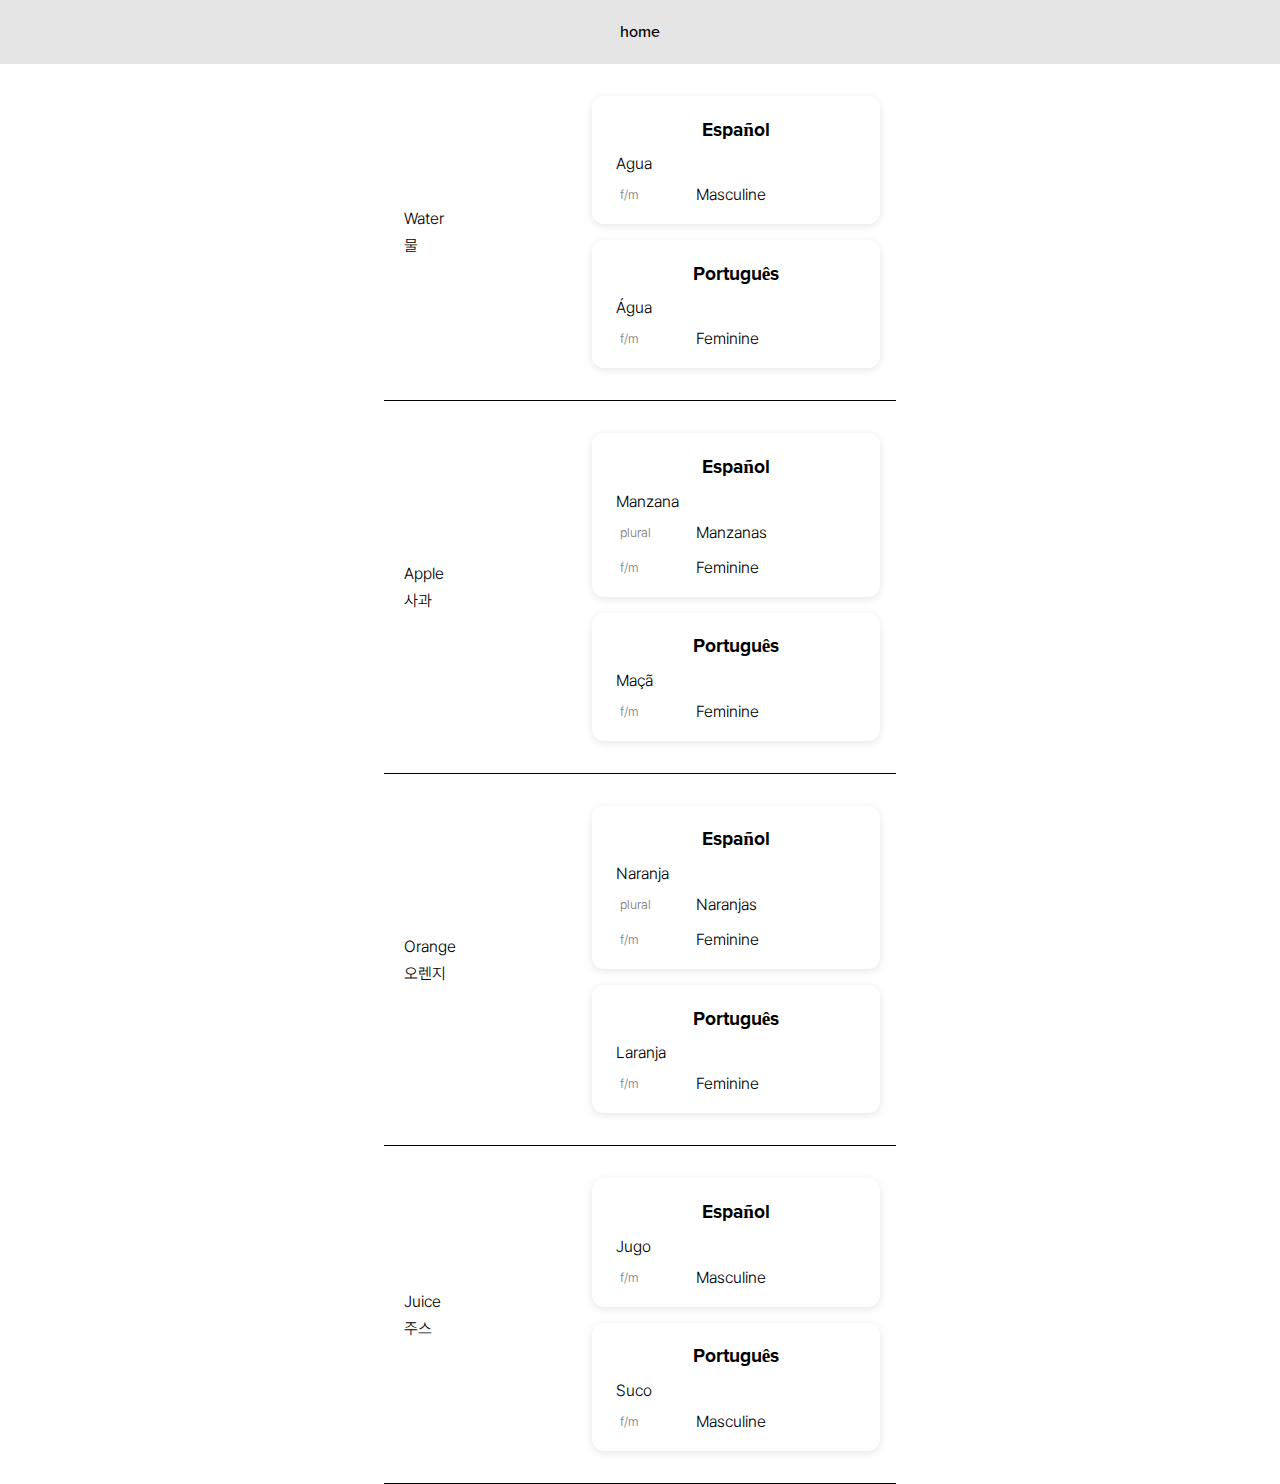
<file: noun.html>
<html>
    <head>
        <link href="common.css" rel="stylesheet">
        <link href="mobile.css" rel="stylesheet" media="(orientation: portrait)">
    </head>

    <body>
        <nav>
            <ul>
                <a href="index.html"><li>home</li></a>
            </ul>
        </nav>

        <main>
            <div class="wordcontainer" id="Water">
                <div class="word-head">
                    <p>Water</p>
                    <p>물</p>
                </div>
                <div class="variantbox">
                    <div>
                        <h3>Español</h3>
                        <p>Agua</p>
                        <div class="row">
                            <h5>f/m</h5>
                            <p>Masculine</p>
                        </div>
                    </div>
                    <div>
                        <h3>Português</h3>
                        <p>Água</p>
                        <div class="row">
                            <h5>f/m</h5>
                            <p>Feminine</p>
                        </div>
                    </div>
                </div>
            </div>
            <div class="wordcontainer" id="Apple">
                <div class="word-head">
                    <p>Apple</p>
                    <p>사과</p>
                </div>
                <div class="variantbox">
                    <div>
                        <h3>Español</h3>
                        <p>Manzana</p>
                        <div class="row">
                            <h5>plural</h5>
                            <p>Manzanas</p>
                        </div>
                        <div class="row">
                            <h5>f/m</h5>
                            <p>Feminine</p>
                        </div>
                    </div>
                    <div>
                        <h3>Português</h3>
                        <p>Maçã</p>
                        <div class="row">
                            <h5>f/m</h5>
                            <p>Feminine</p>
                        </div>
                    </div>
                </div>
            </div>
            <div class="wordcontainer" id="Orange">
                <div class="word-head">
                    <p>Orange</p>
                    <p>오렌지</p>
                </div>
                <div class="variantbox">
                    <div>
                        <h3>Español</h3>
                        <p>Naranja</p>
                        <div class="row">
                            <h5>plural</h5>
                            <p>Naranjas</p>
                        </div>
                        <div class="row">
                            <h5>f/m</h5>
                            <p>Feminine</p>
                        </div>
                    </div>
                    <div>
                        <h3>Português</h3>
                        <p>Laranja</p>
                        <div class="row">
                            <h5>f/m</h5>
                            <p>Feminine</p>
                        </div>
                    </div>
                </div>
            </div>
            <div class="wordcontainer" id="Juice">
                <div class="word-head">
                    <p>Juice</p>
                    <p>주스</p>
                </div>
                <div class="variantbox">
                    <div>
                        <h3>Español</h3>
                        <p>Jugo</p>
                        <div class="row">
                            <h5>f/m</h5>
                            <p>Masculine</p>
                        </div>
                    </div>
                    <div>
                        <h3>Português</h3>
                        <p>Suco</p>
                        <div class="row">
                            <h5>f/m</h5>
                            <p>Masculine</p>
                        </div>
                    </div>
                </div>
            </div>
        </main>

        <script>
            var variantElements = document.querySelectorAll('.variant');

            variantElements.forEach(element => {
                element.addEventListener('click', () => {
                    element.classList.toggle('clicked');
                });
            });
        </script>
    </body>
</html>
</file>
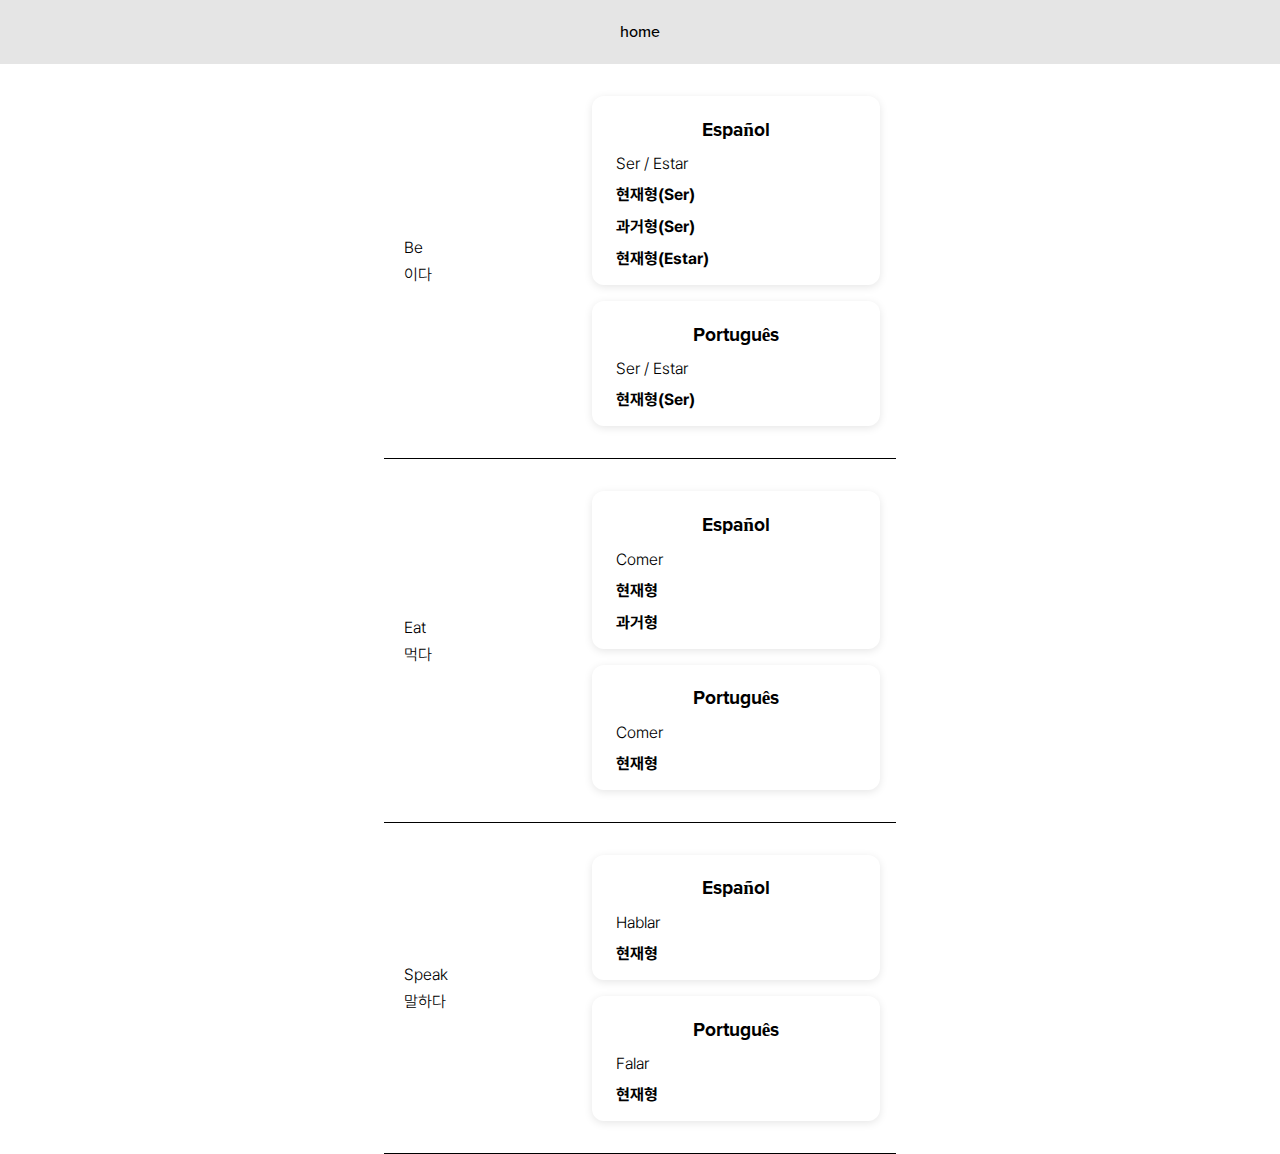
<file: verb.html>
<html>
    <head>
        <link href="common.css" rel="stylesheet">
        <link href="mobile.css" rel="stylesheet" media="(orientation: portrait)">
    </head>

    <body>
        <nav>
            <ul>
                <a href="index.html"><li>home</li></a>
            </ul>
        </nav>

        <main>
            <div class="wordcontainer" id="Ser">
                <div class="word-head">
                    <p>Be</p>
                    <p>이다</p>
                </div>
                <div class="variantbox">
                    <div>
                        <h3>Español</h3>
                        <p>Ser / Estar</p>
                        <div class="variant">
                            <h4>현재형(Ser)</h4>
                            <div class="vary">
                                <div class="row">
                                    <h5>Yo</h5>
                                    <p>Soy</p>
                                </div>
                                <div class="row">
                                    <h5>Tú</h5>
                                    <p>Eres</p>
                                </div>
                                <div class="row">
                                    <h5>Nosotros</h5>
                                    <p>Somos</p>
                                </div>
                                <div class="row">
                                    <h5>Usted</h5>
                                    <p>Es</p>
                                </div>
                                <div class="row">
                                    <h5>Ellos</h5>
                                    <p>Son</p>
                                </div>
                            </div>
                        </div>
                        <div class="variant">
                            <h4>과거형(Ser)</h4>
                            <div class="vary">
                                <div class="row">
                                    <h5>Yo</h5>
                                    <p>Era</p>
                                </div>
                            </div>
                        </div>
                        <div class="variant">
                            <h4>현재형(Estar)</h4>
                            <div class="vary">
                                <div class="row">
                                    <h5>Yo</h5>
                                    <p>Estoy</p>
                                </div>
                                <div class="row">
                                    <h5>Tú</h5>
                                    <p>Estás</p>
                                </div>
                                <div class="row">
                                    <h5>Nosotros</h5>
                                    <p>Estamos</p>
                                </div>
                                <div class="row">
                                    <h5>Usted</h5>
                                    <p>Está</p>
                                </div>
                                <div class="row">
                                    <h5>Ellos</h5>
                                    <p>Estan</p>
                                </div>
                            </div>
                        </div>
                    </div>
                    <div>
                        <h3>Português</h3>
                        <p>Ser / Estar</p>
                        <div class="variant">
                            <h4>현재형(Ser)</h4>
                            <div class="vary">
                                <div class="row">
                                    <h5>Eu</h5>
                                    <p>Sou</p>
                                </div>
                                <div class="row">
                                    <h5>Você</h5>
                                    <p>É</p>
                                </div>
                            </div>
                        </div>
                    </div>
                </div>
            </div>
            <div class="wordcontainer" id="Eat">
                <div class="word-head">
                    <p>Eat</p>
                    <p>먹다</p>
                </div>
                <div class="variantbox">
                    <div>
                        <h3>Español</h3>
                        <p>Comer</p>
                        <div class="variant">
                            <h4>현재형</h4>
                            <div class="vary">
                                <div class="row">
                                    <h5>Yo</h5>
                                    <p>Como</p>
                                </div>
                                <div class="row">
                                    <h5>Tú</h5>
                                    <p>Comes</p>
                                </div>
                                <div class="row">
                                    <h5>Nosotros</h5>
                                    <p>Comemos</p>
                                </div>
                                <div class="row">
                                    <h5>Usted</h5>
                                    <p>Come</p>
                                </div>
                                <div class="row">
                                    <h5>Ellos</h5>
                                    <p>Comen</p>
                                </div>
                            </div>
                        </div>
                        <div class="variant">
                            <h4>과거형</h4>
                            <div class="vary">
                                <div class="row">
                                    <h5>Yo</h5>
                                    <p>Como</p>
                                </div>
                                <div class="row">
                                    <h5>Tú</h5>
                                    <p>Comes</p>
                                </div>
                                <div class="row">
                                    <h5>Nosotros</h5>
                                    <p>Comemos</p>
                                </div>
                                <div class="row">
                                    <h5>Usted</h5>
                                    <p>Come</p>
                                </div>
                                <div class="row">
                                    <h5>Ellos</h5>
                                    <p>Comen</p>
                                </div>
                            </div>
                        
                        </div>
                    </div>
                    <div>
                        <h3>Português</h3>
                        <p>Comer</p>
                        <div class="variant">
                            <h4>현재형</h4>
                            <div class="vary">
                                <div class="row">
                                    <h5>Eu</h5>
                                    <p>Como</p>
                                </div>
                                <div class="row">
                                    <h5>Vocé</h5>
                                    <p>Come</p>
                                </div>
                            </div>
                        </div>
                    </div>
                </div>
            </div>
            <div class="wordcontainer" id="Speak">
                <div class="word-head">
                    
                    <p>Speak</p>
                    <p>말하다</p>
                </div>
                <div class="variantbox">
                    <div>
                        <h3>Español</h3>
                        <p>Hablar</p>
                        <div class="variant">
                            <h4>현재형</h4>
                            <div class="vary">
                                <div class="row">
                                    <h5>Yo</h5>
                                    <p>Hablo</p>
                                </div>
                                <div class="row">
                                    <h5>Tú</h5>
                                    <p>Hablas</p>
                                </div>
                                <div class="row">
                                    <h5>Nosotros</h5>
                                    <p>Hablamos</p>
                                </div>
                                <div class="row">
                                    <h5>Usted</h5>
                                    <p>Habla</p>
                                </div>
                                <div class="row">
                                    <h5>Ellos</h5>
                                    <p>Hablan</p>
                                </div>
                            </div>
                        </div>
                    </div>
                    <div>
                        <h3>Português</h3>
                        <p>Falar</p>
                        <div class="variant">
                            <h4>현재형</h4>
                            <div class="vary">
                                <div class="row">
                                    <h5>Eu</h5>
                                    <p>Falo</p>
                                </div>
                                <div class="row">
                                    <h5>Você</h5>
                                    <p>Fala</p>
                                </div>
                                <div class="row">
                                    <h5>Nós</h5>
                                    <p>Falamos</p>
                                </div>
                                <div class="row">
                                    <h5>Vocês</h5>
                                    <p>Falam</p>
                                </div>
                            </div>
                        </div>
                    </div>
                </div>
            </div>
        </main>

        <script>
            var variantElements = document.querySelectorAll('.variant');

            variantElements.forEach(element => {
                element.addEventListener('click', () => {
                    element.classList.toggle('clicked');
                });
            });
        </script>
    </body>
</html>
</file>
<file: common.css>
@font-face {
    font-family: 'ProximaNova';
    src: url(source/fonts/Fontspring-DEMO-proximanova-bold.otf);
    font-weight: 900;
}

@font-face {
    font-family: 'ProximaNova';
    src: url(source/fonts/Fontspring-DEMO-proximanova-medium.otf);
    font-weight: 600;
}

@font-face {
    font-family: 'Pretendard';
    src: url(source/fonts/Pretendard-Bold.otf);
    font-weight: 600;
}

@font-face {
    font-family: 'Pretendard';
    src: url(source/fonts/Pretendard-Light.otf);
    font-weight: 400;
}

html, body {
    font-family: 'ProximaNova';
    padding: 0;
    margin: 0;
}

main {
    width: 40%;
    margin: 0 auto;
    display: flex;
    flex-direction: column;
    justify-content: center;
}

h3 {
    width: 100%;
    height: 1.2em;
    font-family: 'ProximaNova';
    text-align: center;
    font-size: 1.2em;
    font-weight: 900;
    padding: 0.5em 0;
    margin: 0;
}

h4 {
    width: 100%;
    font-family: 'Pretendard';
    height: 1em;
    font-size: 1em;
    font-weight: 600;
    padding: 0.5em 12px;
    margin: 0;
}

h5 {
    color: gray;
    width: 5em;
    font-family: 'Pretendard';
    font-size: 0.8em;
    font-weight: 300;
    padding: 0;
    margin: 0;
}

p {
    font-family: 'Pretendard';
    font-size: 1em;
    font-weight: 400;
    padding: 4px 12px;
    margin: 0;
}

nav {
    width: 100%;
    height: 4em;
    background-color: rgba(0, 0, 0, 0.1);
    padding: 0;
    margin: 0;
    display: flex;
    justify-content: center;
    align-items: center;
}

ul {
    list-style: none;
    padding: 0;
}

li {
    color: black;
    padding: 0 2em;
}

a {
    text-decoration: none;
}

.wordcontainer {
    border-bottom: black solid 1px;
    padding: 1em 0;
    display: flex;
    align-items: center;
    padding-right: 1em;
}

.word-head {
    width: 16vw;
    box-sizing: border-box;
    padding: 4px 0;
    margin: 8px;
}

.variantbox {
    width: 24vw;
    box-sizing: border-box;
}

.variantbox > div {
    border-radius: 12px;
    box-shadow: 0 2px 8px 0 rgba(0, 0, 0, 0.1);
    padding: 12px;
    margin: 1em 0;
}

.variant:hover > .vary{
    display: block;
}

.vary {
    display: none;
}

.clicked {
    background-color: rgba(0, 0, 0, 0.1);
}

.clicked > .vary {
    display: block;
}

.row {
    padding: 4px 16px;
    display: flex;
    align-items: center;
}
</file>
<file: mobile.css>
html, body {
    padding: 0;
    margin: 0;
}

main {
    width: 100%;
    margin: 0;
    display: block;
}

.wordcontainer {
    padding-right: 0;
}

.word-head {
    width: 30%;
}

.variantbox {
    width: 60%;
}
</file>
